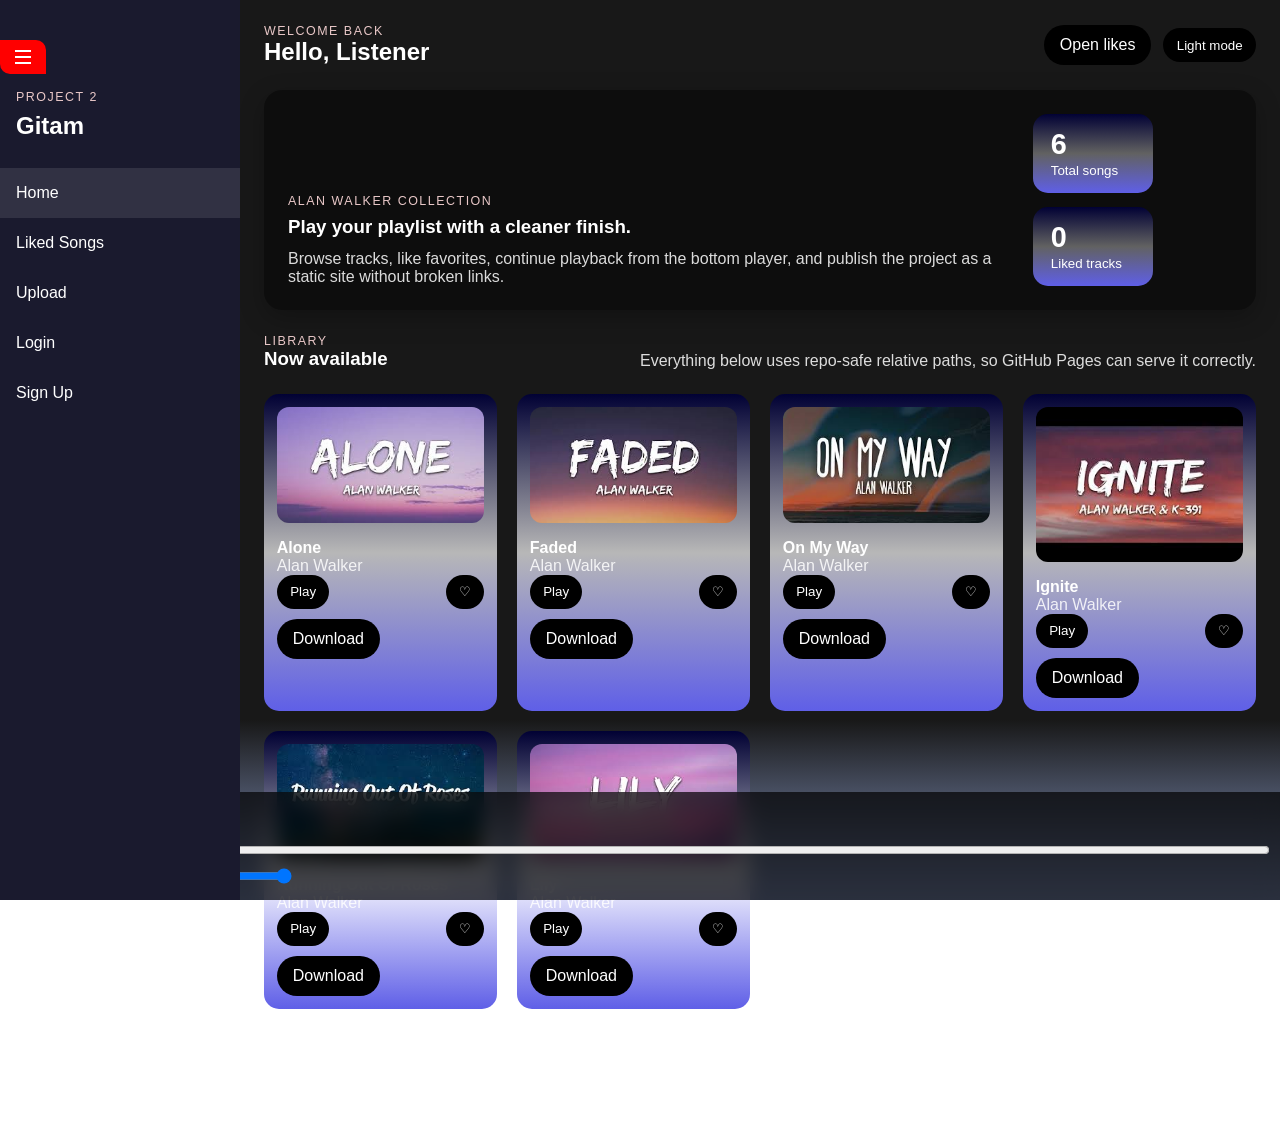
<file: index.html>
<!DOCTYPE html>
<html lang="en">
<head>
    <meta charset="UTF-8">
    <meta name="viewport" content="width=device-width, initial-scale=1.0">
    <meta name="description" content="Gitam is a static music player project built with HTML, CSS and JavaScript.">
    <title>Gitam | Home</title>
    <link rel="stylesheet" href="style.css">
</head>
<body class="theme-dark" data-page="home">
    <aside class="sidebar" id="sidebar">
        <div class="brand-block">
            <p class="eyebrow">Project 2</p>
            <h1>Gitam</h1>
        </div>

        <button class="sidebar-toggle" id="slidebtn" type="button" onclick="slidebar()" aria-label="Toggle navigation">
            <span></span>
            <span></span>
            <span></span>
        </button>

        <nav class="sidebar-nav">
            <a class="nav-link active" href="index.html">Home</a>
            <a class="nav-link" href="liked.html">Liked Songs</a>
            <a class="nav-link" href="upload.html">Upload</a>
            <a class="nav-link" href="login.html">Login</a>
            <a class="nav-link" href="signup.html">Sign Up</a>
        </nav>
    </aside>

    <div class="page-shell">
        <header class="topbar">
            <div>
                <p class="eyebrow">Welcome back</p>
                <h2 id="user">Hello, Listener</h2>
            </div>
            <div class="topbar-actions">
                <a class="ghost-link" href="liked.html">Open likes</a>
                <button id="themebtn" class="theme-btn" type="button" onclick="toggleTheme()">Light mode</button>
            </div>
        </header>

        <main class="main-content">
            <section class="hero-card">
                <div>
                    <p class="eyebrow">Alan Walker Collection</p>
                    <h3>Play your playlist with a cleaner finish.</h3>
                    <p class="hero-copy">
                        Browse tracks, like favorites, continue playback from the bottom player, and publish the project as a static site without broken links.
                    </p>
                </div>
                <div class="hero-stats">
                    <div class="stat">
                        <span id="song-count">6</span>
                        <small>Total songs</small>
                    </div>
                    <div class="stat">
                        <span id="liked-count-home">0</span>
                        <small>Liked tracks</small>
                    </div>
                </div>
            </section>

            <section class="section-head">
                <div>
                    <p class="eyebrow">Library</p>
                    <h3>Now available</h3>
                </div>
                <p class="muted">Everything below uses repo-safe relative paths, so GitHub Pages can serve it correctly.</p>
            </section>

            <section id="home" class="song-grid" aria-live="polite"></section>
        </main>
    </div>

    <div class="player">
        <div class="player-meta">
            <p class="eyebrow">Now playing</p>
            <strong id="title">No song selected</strong>
        </div>
        <input type="range" id="progress" min="0" max="100" value="0" aria-label="Song progress">
        <div class="player-controls">
             <button type="button" onclick="prev()">⏮️</button>
            <button type="button" onclick="togglePlay()">▶️/⏸️</button>
            <button type="button" onclick="next()">⏭️</button>
            <input type="range" id="volume" min="0" max="1" step="0.1" value="1" aria-label="Volume">
        </div>
    </div>

    <audio id="audio"></audio>
    <script src="script.js"></script>
</body>
</html>
</file>
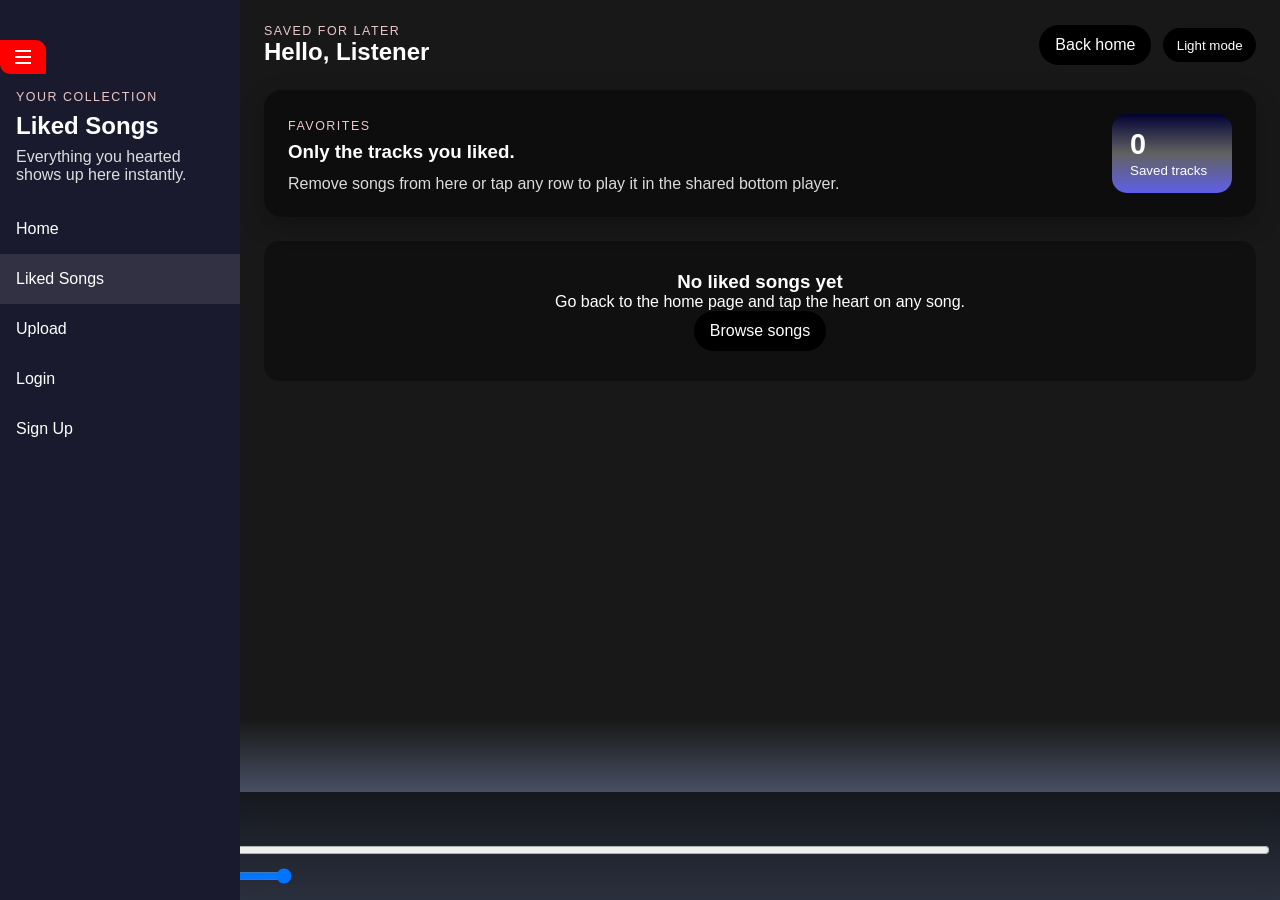
<file: liked.html>
<!DOCTYPE html>
<html lang="en">
<head>
    <meta charset="UTF-8">
    <meta name="viewport" content="width=device-width, initial-scale=1.0">
    <title>Gitam | Liked Songs</title>
    <link rel="stylesheet" href="style.css">
</head>
<body class="theme-dark" data-page="liked">
    <aside class="sidebar" id="sidebar">
        <div class="brand-block">
            <p class="eyebrow">Your collection</p>
            <h1>Liked Songs</h1>
            <p class="muted">Everything you hearted shows up here instantly.</p>
        </div>

        <button class="sidebar-toggle" id="slidebtn" type="button" onclick="slidebar()" aria-label="Toggle navigation">
            <span></span>
            <span></span>
            <span></span>
        </button>

        <nav class="sidebar-nav">
            <a class="nav-link" href="index.html">Home</a>
            <a class="nav-link active" href="liked.html">Liked Songs</a>
            <a class="nav-link" href="upload.html">Upload</a>
            <a class="nav-link" href="login.html">Login</a>
            <a class="nav-link" href="signup.html">Sign Up</a>
        </nav>
    </aside>

    <div class="page-shell">
        <header class="topbar">
            <div>
                <p class="eyebrow">Saved for later</p>
                <h2 id="user">Hello, Listener</h2>
            </div>
            <div class="topbar-actions">
                <a class="ghost-link" href="index.html">Back home</a>
                <button id="themebtn" class="theme-btn" type="button" onclick="toggleTheme()">Light mode</button>
            </div>
        </header>

        <main class="main-content">
            <section class="hero-card compact">
                <div>
                    <p class="eyebrow">Favorites</p>
                    <h3>Only the tracks you liked.</h3>
                    <p class="hero-copy">Remove songs from here or tap any row to play it in the shared bottom player.</p>
                </div>
                <div class="hero-stats">
                    <div class="stat">
                        <span id="liked-page-count">0</span>
                        <small>Saved tracks</small>
                    </div>
                </div>
            </section>

            <section id="empty-state" class="empty-state hidden">
                <h3>No liked songs yet</h3>
                <p>Go back to the home page and tap the heart on any song.</p>
                <a class="primary-link" href="index.html">Browse songs</a>
            </section>

            <section id="liked-list" class="liked-list" aria-live="polite"></section>
        </main>
    </div>

    <div class="player">
        <div class="player-meta">
            <p class="eyebrow">Now playing</p>
            <strong id="title">No song selected</strong>
        </div>
        <input type="range" id="progress" min="0" max="100" value="0" aria-label="Song progress">
        <div class="player-controls">
            <button type="button" onclick="prev()">⏮️</button>
            <button type="button" onclick="togglePlay()">▶️/⏸️</button>
            <button type="button" onclick="next()">⏭️</button>
            <input type="range" id="volume" min="0" max="1" step="0.1" value="1" aria-label="Volume">
        </div>
    </div>

    <audio id="audio"></audio>
    <script src="script.js"></script>
</body>
</html>
</file>
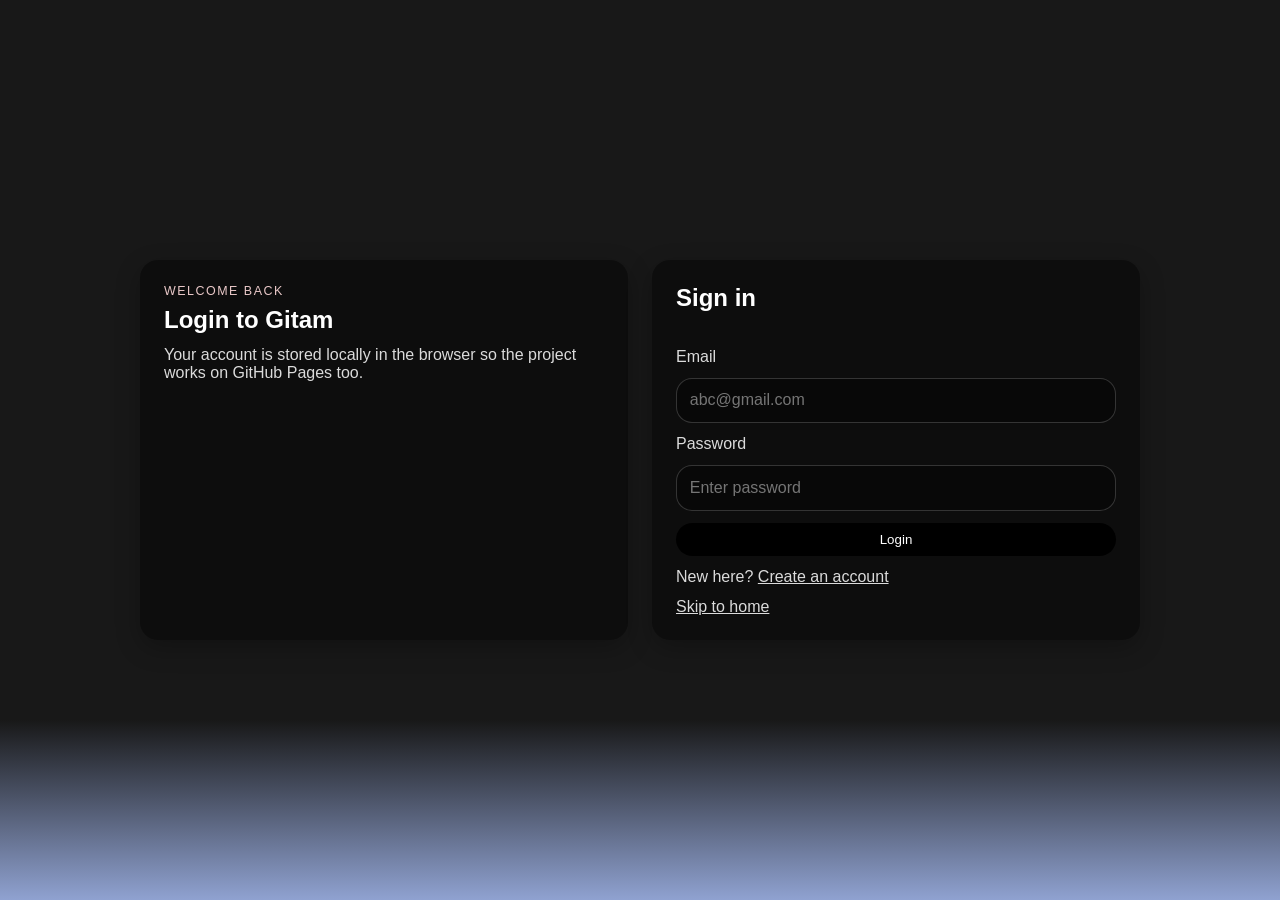
<file: login.html>
<!DOCTYPE html>
<html lang="en">
<head>
    <meta charset="UTF-8">
    <meta name="viewport" content="width=device-width, initial-scale=1.0">
    <title>Gitam | Login</title>
    <link rel="stylesheet" href="style.css">
</head>
<body class="auth-page">
    <main class="auth-layout">
        <section class="auth-panel">
            <p class="eyebrow">Welcome back</p>
            <h1>Login to Gitam</h1>
            <p class="muted">Your account is stored locally in the browser so the project works on GitHub Pages too.</p>
        </section>

        <section class="auth-card">
            <h2>Sign in</h2>
            <p id="msg1" class="form-message error"></p>
            <p id="msg2" class="form-message success"></p>

            <label for="login-email">Email</label>
            <input type="email" id="login-email" placeholder="abc@gmail.com" required>

            <label for="login-password">Password</label>
            <input type="password" id="login-password" placeholder="Enter password" required>

            <button type="button" class="primary-btn" onclick="login()">Login</button>
            <p class="muted">New here? <a href="signup.html">Create an account</a></p>
            <p class="muted"><a href="index.html">Skip to home</a></p>
        </section>
    </main>

    <script src="script.js"></script>
</body>
</html>
</file>
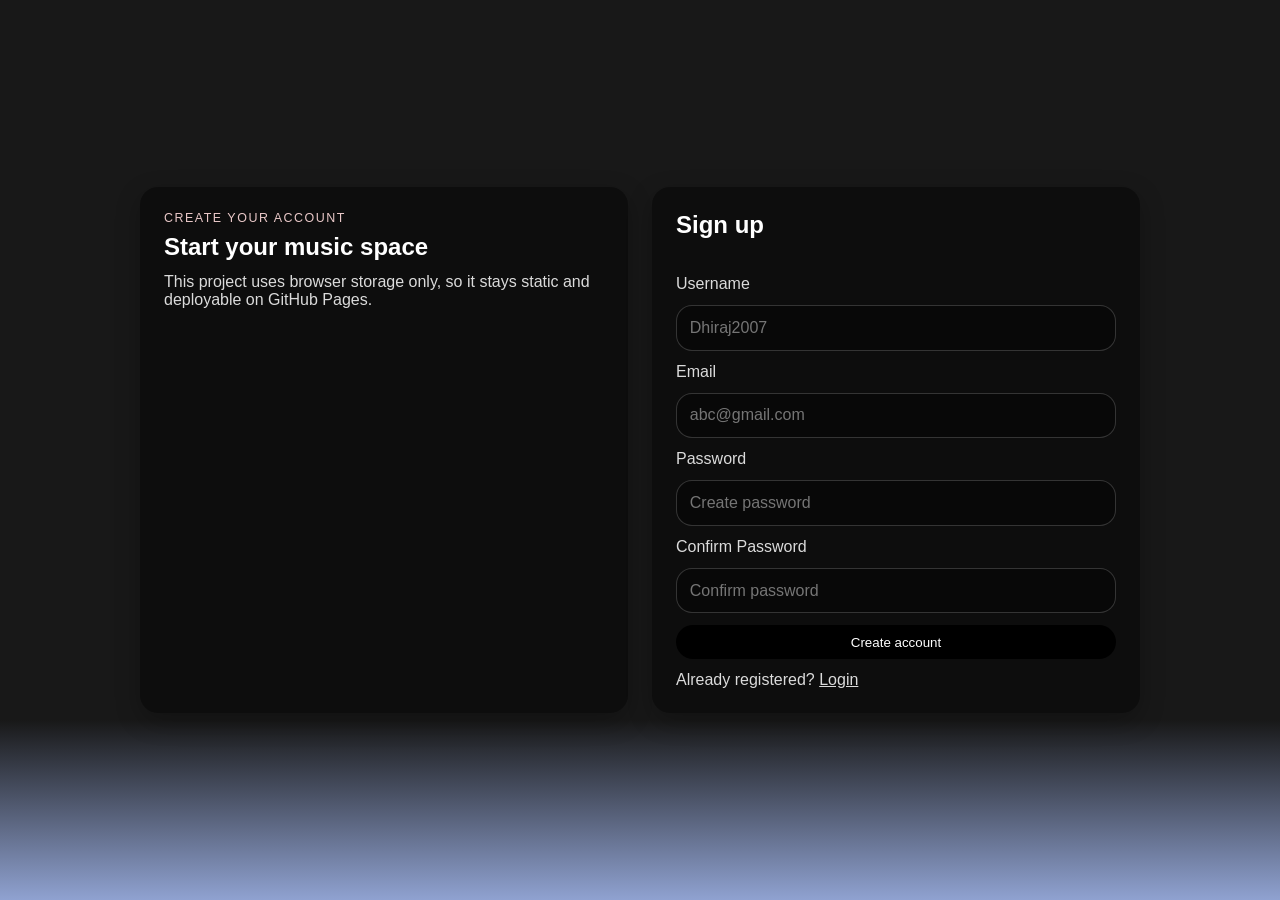
<file: signup.html>
<!DOCTYPE html>
<html lang="en">
<head>
    <meta charset="UTF-8">
    <meta name="viewport" content="width=device-width, initial-scale=1.0">
    <title>Gitam | Sign Up</title>
    <link rel="stylesheet" href="style.css">
</head>
<body class="auth-page">
    <main class="auth-layout">
        <section class="auth-panel">
            <p class="eyebrow">Create your account</p>
            <h1>Start your music space</h1>
            <p class="muted">This project uses browser storage only, so it stays static and deployable on GitHub Pages.</p>
        </section>

        <section class="auth-card">
            <h2>Sign up</h2>
            <p id="msg1" class="form-message error"></p>
            <p id="msg2" class="form-message success"></p>

            <label for="signup-username">Username</label>
            <input type="text" id="signup-username" placeholder="Dhiraj2007" required>

            <label for="signup-email">Email</label>
            <input type="email" id="signup-email" placeholder="abc@gmail.com" required>

            <label for="signup-password">Password</label>
            <input type="password" id="signup-password" placeholder="Create password" required>

            <label for="signup-confirm-password">Confirm Password</label>
            <input type="password" id="signup-confirm-password" placeholder="Confirm password" required>

            <button type="button" class="primary-btn" onclick="signup()">Create account</button>
            <p class="muted">Already registered? <a href="login.html">Login</a></p>
        </section>
    </main>

    <script src="script.js"></script>
</body>
</html>
</file>
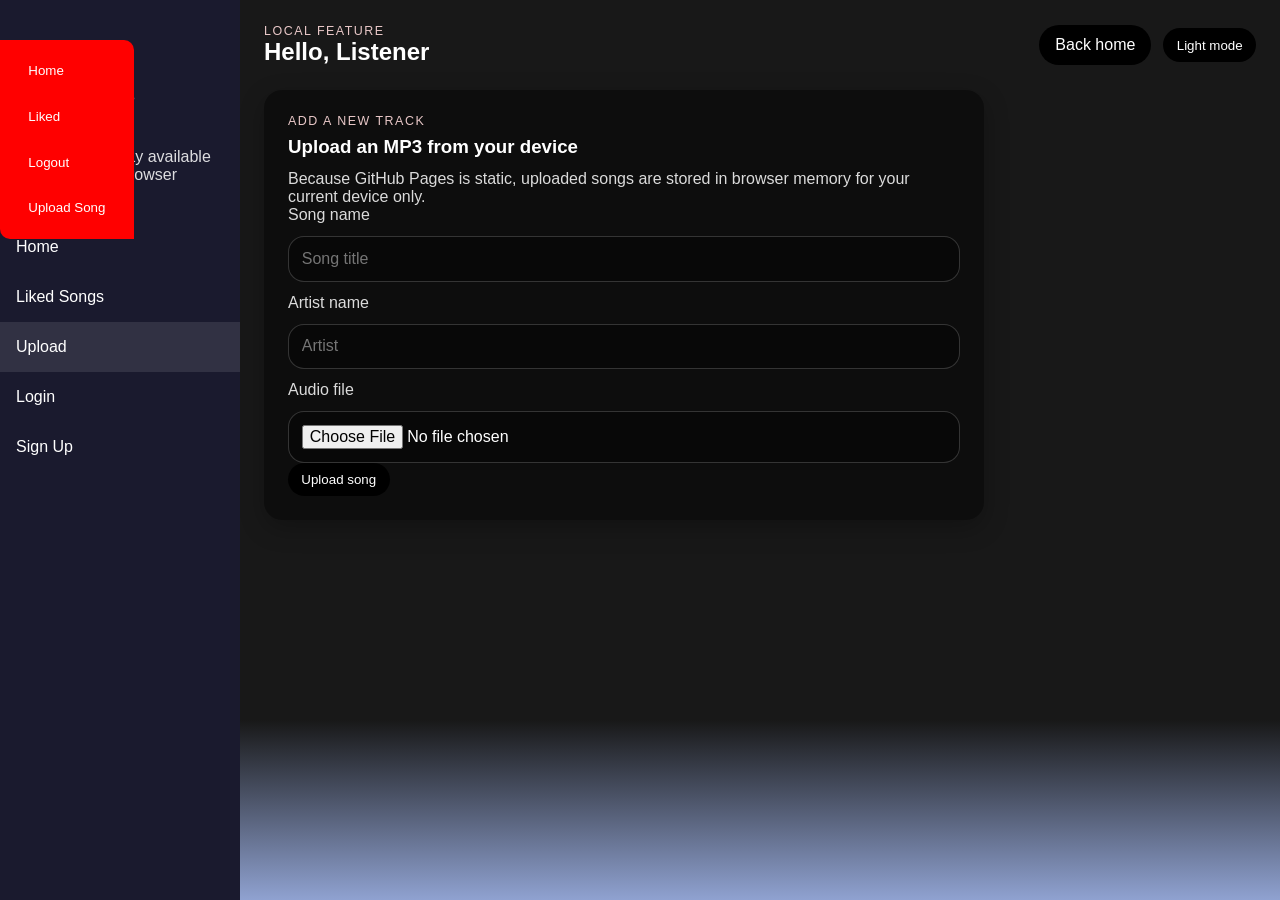
<file: upload.html>
<!DOCTYPE html>
<html lang="en">
<head>
    <meta charset="UTF-8">
    <meta name="viewport" content="width=device-width, initial-scale=1.0">
    <title>Gitam | Upload</title>
    <link rel="stylesheet" href="style.css">
</head>
<body class="theme-dark" data-page="upload">
    <aside class="sidebar" id="sidebar">
        <div class="brand-block">
            <p class="eyebrow">Custom songs</p>
            <h1>Upload</h1>
            <p class="muted">Added songs stay available for the current browser session.</p>
        </div>

        <button class="sidebar-toggle" id="slidebtn" type="button" onclick="slidebar()" aria-label="Toggle navigation">
            <a href="index.html">Home</a>
            <a href="Liked">Liked</a>
            <a href="login.html">Logout</a>
            <a href="upload.html">Upload Song</a>
        </button>

        <nav class="sidebar-nav">
            <a class="nav-link" href="index.html">Home</a>
            <a class="nav-link" href="liked.html">Liked Songs</a>
            <a class="nav-link active" href="upload.html">Upload</a>
            <a class="nav-link" href="login.html">Login</a>
            <a class="nav-link" href="signup.html">Sign Up</a>
        </nav>
    </aside>

    <div class="page-shell">
        <header class="topbar">
            <div>
                <p class="eyebrow">Local feature</p>
                <h2 id="user">Hello, Listener</h2>
            </div>
            <div class="topbar-actions">
                <a class="ghost-link" href="index.html">Back home</a>
                <button id="themebtn" class="theme-btn" type="button" onclick="toggleTheme()">Light mode</button>
            </div>
        </header>

        <main class="main-content">
            <section class="upload-card">
                <div>
                    <p class="eyebrow">Add a new track</p>
                    <h3>Upload an MP3 from your device</h3>
                    <p class="hero-copy">Because GitHub Pages is static, uploaded songs are stored in browser memory for your current device only.</p>
                </div>

                <div class="form-grid">
                    <label for="songName">Song name</label>
                    <input type="text" id="songName" placeholder="Song title">

                    <label for="artistName">Artist name</label>
                    <input type="text" id="artistName" placeholder="Artist">

                    <label for="audioFile">Audio file</label>
                    <input type="file" id="audioFile" accept="audio/*">
                </div>

                <button type="button" class="primary-btn" onclick="uploadSong()">Upload song</button>
                <p id="msg" class="form-message success"></p>
            </section>
        </main>
    </div>

    <script src="script.js"></script>
</body>
</html>
</file>
<file: style.css>
*{
    margin: 0px;
    padding: 0;
    box-sizing: border-box;
}

body {
    height: 800px;
    width: 100%;
    font-family: 'Segoe UI', sans-serif;
    transition: 0.3s;
}

/*---------NAVBAR------------ */
#navbar{
    height: 5%;
    width: 100%;
    display: flex;
    justify-content:space-around;
    background: linear-gradient(brown, #121212);
}

#navbar label{
    font-size: 1.5em;
    border: none;
    border-radius: 50%;
}

/* -------------THEMES --------------*/
body.dark,
body.theme-dark {
    background: no-repeat;
    background: linear-gradient(180deg, #181818 80%, #0c349a75);
    background-attachment: fixed;
    color: white;
}

body.light,
body.theme-light {
    background: linear-gradient(120deg, rgb(136, 232, 136) 0.5%, #e9c8c8, #60e4f0);
    color: black;
}

/* ----------SIDEBAR---------- */
.sidebar {
    width: 240px;
    height: 100vh;
    position: fixed;
    top: 0;
    left: 0;
    background: #1a1a2e;
    overflow-x: hidden;
    transition: 0.3s;
    color: white;
    z-index: 30;
}

.sidebar.is-collapsed {
    width: 0px;
}

#slidebtn,
.sidebar-toggle {
    position: fixed;
    top: 40px;
    left: 0px;
    transition: 0.3s;
    background: red;
    color: white;
    border: none;
    padding: 10px 15px;
    cursor: pointer;
    border-radius: 0px 10px 0px 10px;
    z-index: 40;
}

.sidebar-toggle {
    display: flex;
    flex-direction: column;
    gap: 4px;
    z-index: 40;
}

.sidebar-toggle span {
    display: block;
    width: 16px;
    height: 2px;
    background: white;
}

.sidebar h2,
.sidebar nav {
    white-space: nowrap;
}

.sidebar nav,
.sidebar-nav{
    display: flex;
    flex-direction: column;
}

.sidebar a,
.nav-link {
    padding: 1em;
    cursor: pointer;
    text-decoration: none;
    color: white;
}

.sidebar a:hover,
.nav-link:hover,
.nav-link.active {
    background: rgba(255,255,255,0.1);
}

/* MAIN */
.main {
    margin-left: 240px;
    padding: 20px;
}

/* HEADER */
.header {
    display: flex;
    justify-content: space-between;
    align-items: center;
}

/* GRID */
.grid {
    display: grid;
    grid-template-columns: repeat(auto-fill, minmax(180px, 1fr));
    gap: 20px;
}

/* CARD */
.card {
    background: linear-gradient(rgb(1, 1, 52), rgba(255, 255, 255, 0.69), rgb(95, 95, 231));
    padding: 0.8em;
    border-radius: 15px;
    transition: 0.3s;
}

.card:hover {
    transform: scale(1.05);
}

.card img {
    width: 100%;
    border-radius: 12px;
}

.actions {
    display: flex;
    justify-content: space-between;
}

/* PLAYER */
.player {
    position: fixed;
    bottom: 0;
    width: 100%;
    backdrop-filter: blur(10px);
    background: rgba(0,0,0,0.7);
    padding: 10px;
}

/* PROGRESS BAR */
#progress {
    width: 100%;
}

/* AUTH */
.center {
    display: flex;
    height: 100vh;
    justify-content: center;
    align-items: center;
}

.auth-box {
    background: rgba(0,0,0,0.7);
    padding: 30px;
    border-radius: 15px;
}

button{
    color: white;
    background: black;
    border: none;
    padding: 0.5em;
    border-radius: 50%;
}

button:hover{
    background: #2e2d2d;
    color: red;
}

/* ---- Added only to support the polished layout while keeping your original colors ---- */
a {
    color: inherit;
}

input {
    font: inherit;
}

.hidden {
    display: none !important;
}

.page-shell {
    margin-left: 240px;
    padding: 24px 24px 120px 24px;
}

.page-shell.is-expanded {
    margin-left: 70px;
    padding-left: 24px;
}

.topbar {
    display: flex;
    justify-content: space-between;
    align-items: center;
    gap: 16px;
    margin-bottom: 24px;
}

.topbar-actions {
    display: flex;
    align-items: center;
    gap: 12px;
    flex-wrap: wrap;
}

.brand-block {
    padding: 90px 16px 20px 16px;
}

.brand-block h1 {
    margin: 8px 0;
}

.eyebrow {
    font-size: 0.78rem;
    letter-spacing: 0.12em;
    text-transform: uppercase;
    color: #e9c8c8;
}

.muted,
.hero-copy,
.song-body p,
.liked-row p,
.auth-card label,
.form-grid label,
.form-message {
    color: inherit;
    opacity: 0.85;
}

.main-content {
    display: grid;
    gap: 24px;
}

.hero-card,
.upload-card,
.auth-card,
.auth-panel,
.not-found-card {
    background: rgba(0,0,0,0.45);
    border-radius: 18px;
    padding: 24px;
    box-shadow: 0 8px 25px rgba(0,0,0,0.25);
}

.hero-card {
    display: flex;
    justify-content: space-between;
    align-items: end;
    gap: 20px;
}

.hero-card h3,
.upload-card h3,
.auth-panel h1 {
    margin: 8px 0 12px;
}

.hero-stats {
    display: flex;
    gap: 14px;
    flex-wrap: wrap;
}

.stat {
    min-width: 120px;
    padding: 14px 18px;
    border-radius: 15px;
    background: linear-gradient(rgb(1, 1, 52), rgba(255, 255, 255, 0.35), rgb(95, 95, 231));
}

.stat span {
    display: block;
    font-size: 1.8rem;
    font-weight: 700;
}

.section-head {
    display: flex;
    justify-content: space-between;
    align-items: end;
    gap: 16px;
}

.song-grid {
    display: grid;
    grid-template-columns: repeat(auto-fill, minmax(220px, 1fr));
    gap: 20px;
}

.song-card,
.liked-row {
    background: linear-gradient(rgb(1, 1, 52), rgba(255, 255, 255, 0.69), rgb(95, 95, 231));
    padding: 0.8em;
    border-radius: 15px;
    transition: 0.3s;
}

.song-card:hover,
.liked-row:hover {
    transform: scale(1.02);
}

.song-card img,
.liked-row img {
    width: 100%;
    border-radius: 12px;
}

.song-body {
    padding-top: 12px;
}

.card-actions,
.row-actions {
    display: flex;
    justify-content: space-between;
    gap: 10px;
    flex-wrap: wrap;
}

.card-btn,
.text-btn,
.ghost-link,
.theme-btn,
.primary-btn,
.primary-link {
    color: white;
    background: black;
    border: none;
    padding: 0.7em 1em;
    border-radius: 20px;
    text-decoration: none;
    display: inline-block;
}

.card-btn:hover,
.text-btn:hover,
.ghost-link:hover,
.theme-btn:hover,
.primary-btn:hover,
.primary-link:hover {
    background: #2e2d2d;
    color: red;
}

.like-btn.is-liked {
    background: #2e2d2d;
    color: red;
}

.liked-list {
    display: grid;
    gap: 16px;
}

.liked-row {
    display: grid;
    grid-template-columns: 90px 1fr auto;
    gap: 16px;
    align-items: center;
}

.liked-row img {
    height: 90px;
    object-fit: cover;
}

.empty-state {
    background: rgba(0,0,0,0.35);
    border-radius: 15px;
    padding: 30px;
    text-align: center;
}

.player-meta {
    margin-bottom: 8px;
}

.player-controls {
    display: flex;
    align-items: center;
    gap: 10px;
    flex-wrap: wrap;
}

#volume {
    width: 140px;
}

.auth-page {
    min-height: 100vh;
    display: flex;
    justify-content: center;
    align-items: center;
    padding: 24px;
}

.auth-layout {
    width: min(1000px, 100%);
    display: grid;
    grid-template-columns: 1fr 1fr;
    gap: 24px;
}

.auth-card {
    display: grid;
    gap: 12px;
}

.auth-card input,
.form-grid input {
    background: #0000005c;
    padding: 0.8em;
    border-radius: 1em;
    color: inherit;
    border: 1px solid rgba(255,255,255,0.18);
    width: 100%;
}

.form-grid {
    display: grid;
    gap: 12px;
}

.upload-card {
    max-width: 720px;
}

.not-found {
    min-height: 100vh;
    display: flex;
    justify-content: center;
    align-items: center;
    padding: 24px;
}

.not-found-card {
    max-width: 640px;
    text-align: center;
}

@media (max-width: 900px) {
    .auth-layout,
    .hero-card,
    .section-head,
    .topbar {
        grid-template-columns: 1fr;
        display: grid;
    }

    .page-shell {
        margin-left: 240px;
        padding: 20px 16px 120px 16px;
    }

    .page-shell.is-expanded {
        margin-left: 70px;
        padding-left: 16px;
    }
}

@media (max-width: 760px) {
    .page-shell,
    .page-shell.is-expanded {
        margin-left: 0;
        padding: 90px 14px 120px 14px;
    }

    .sidebar {
        width: 220px;
        transform: translateX(-220px);
    }

    .sidebar.is-collapsed {
        width: 220px;
    }

    .sidebar.is-open {
        transform: translateX(0);
    }

    .liked-row {
        grid-template-columns: 1fr;
    }

    .song-grid {
        grid-template-columns: 1fr;
    }
}
</file>
